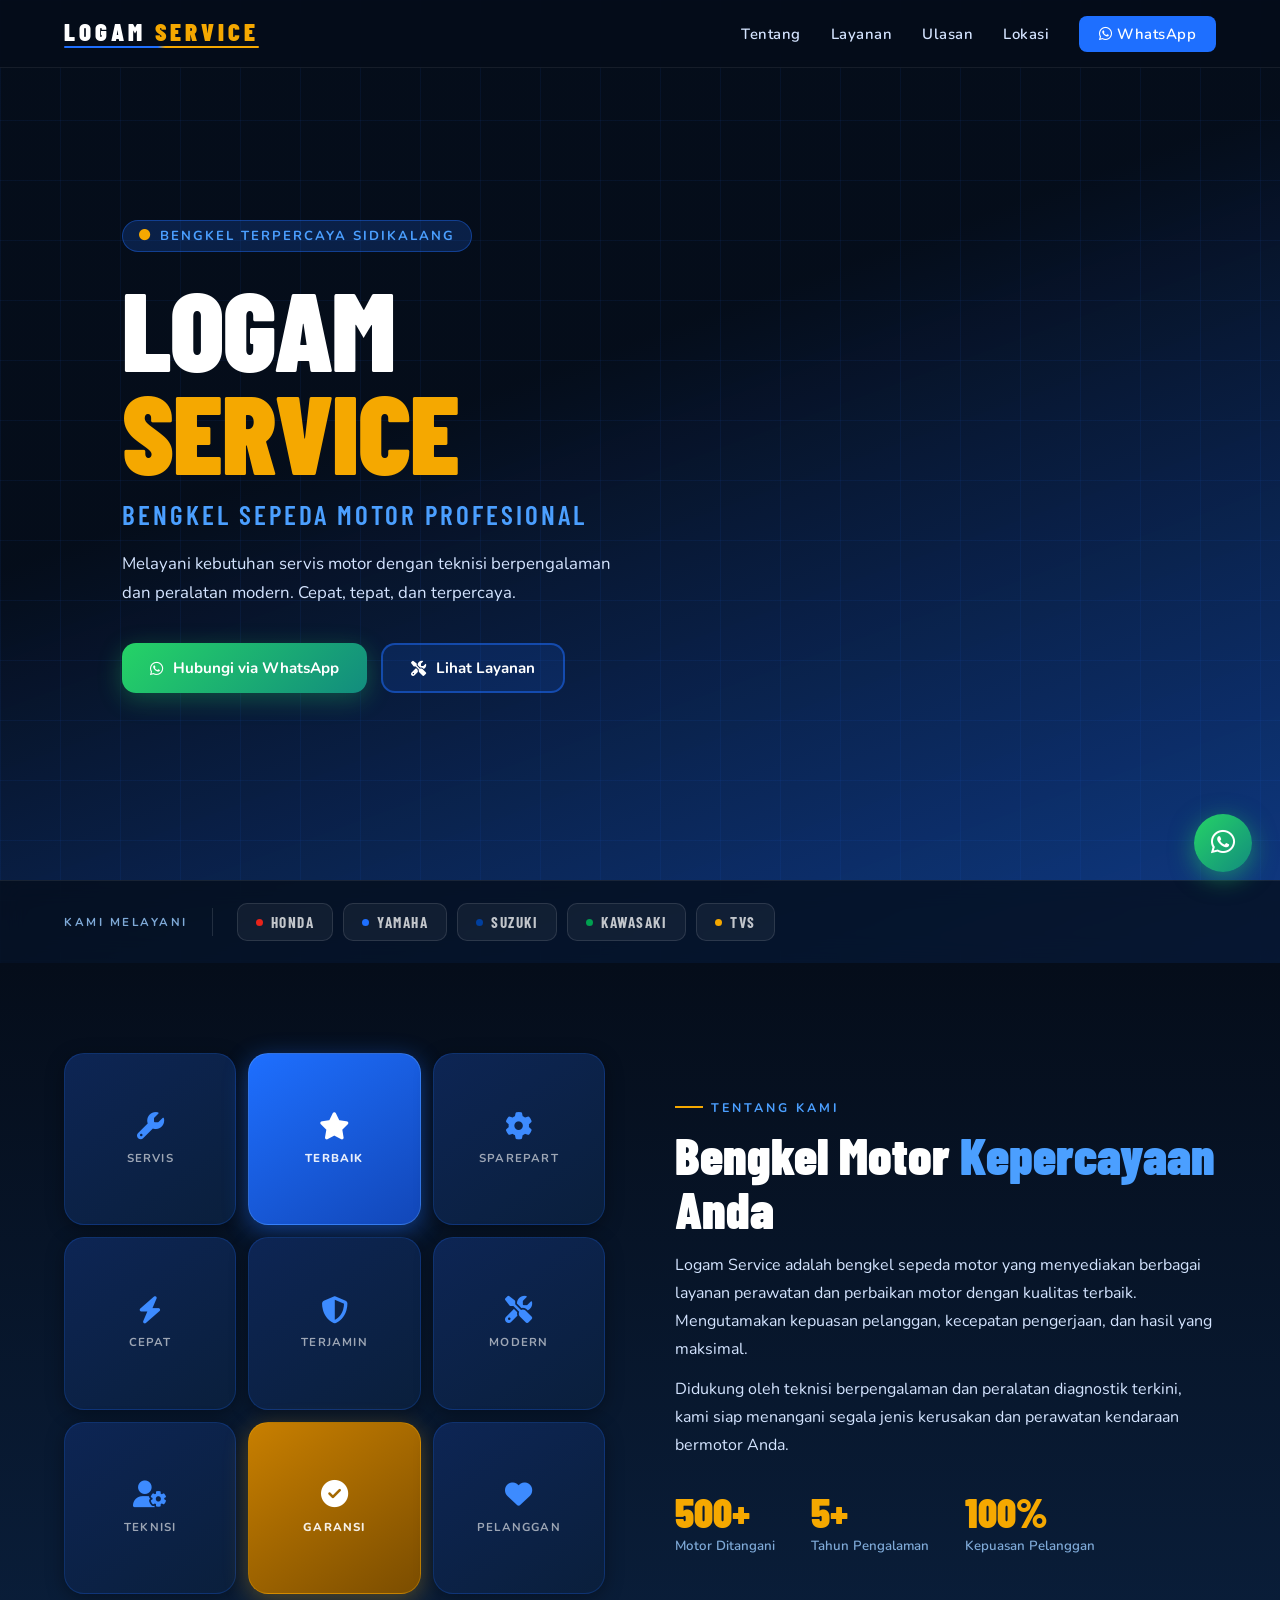
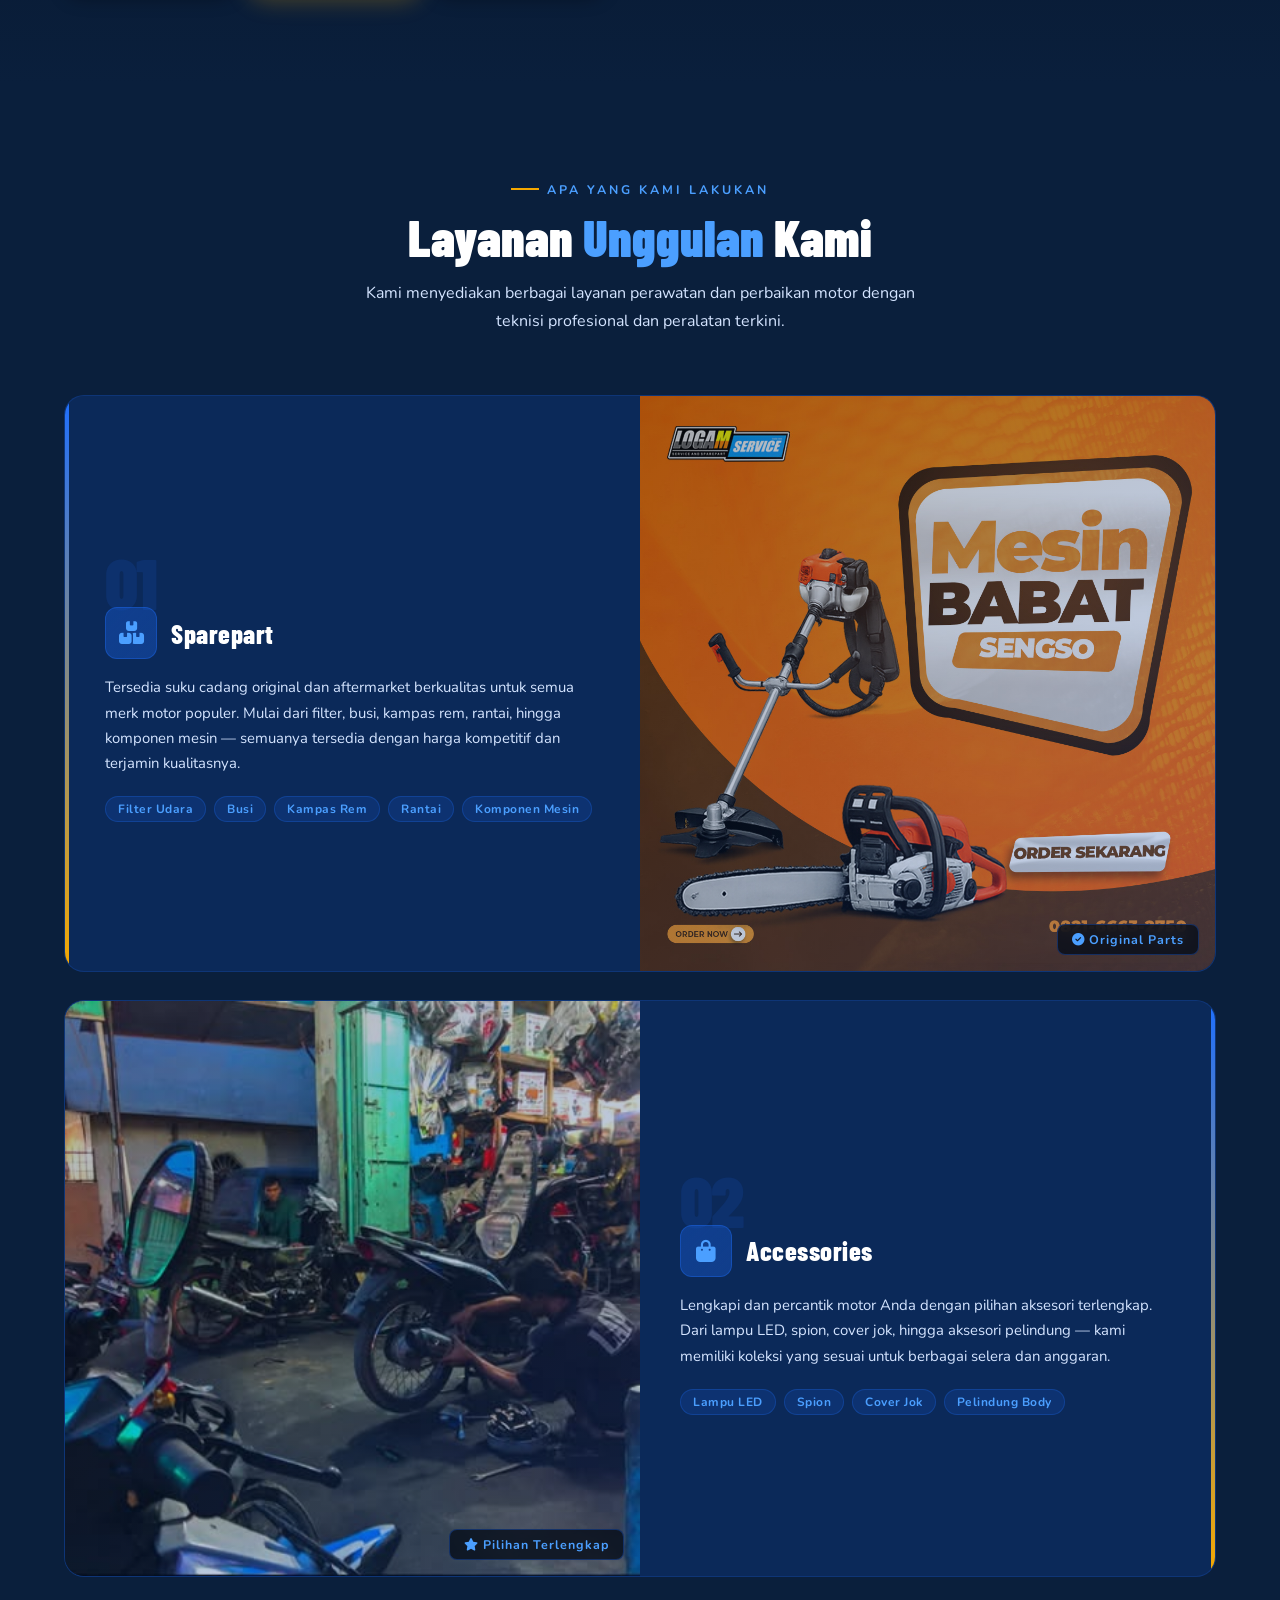
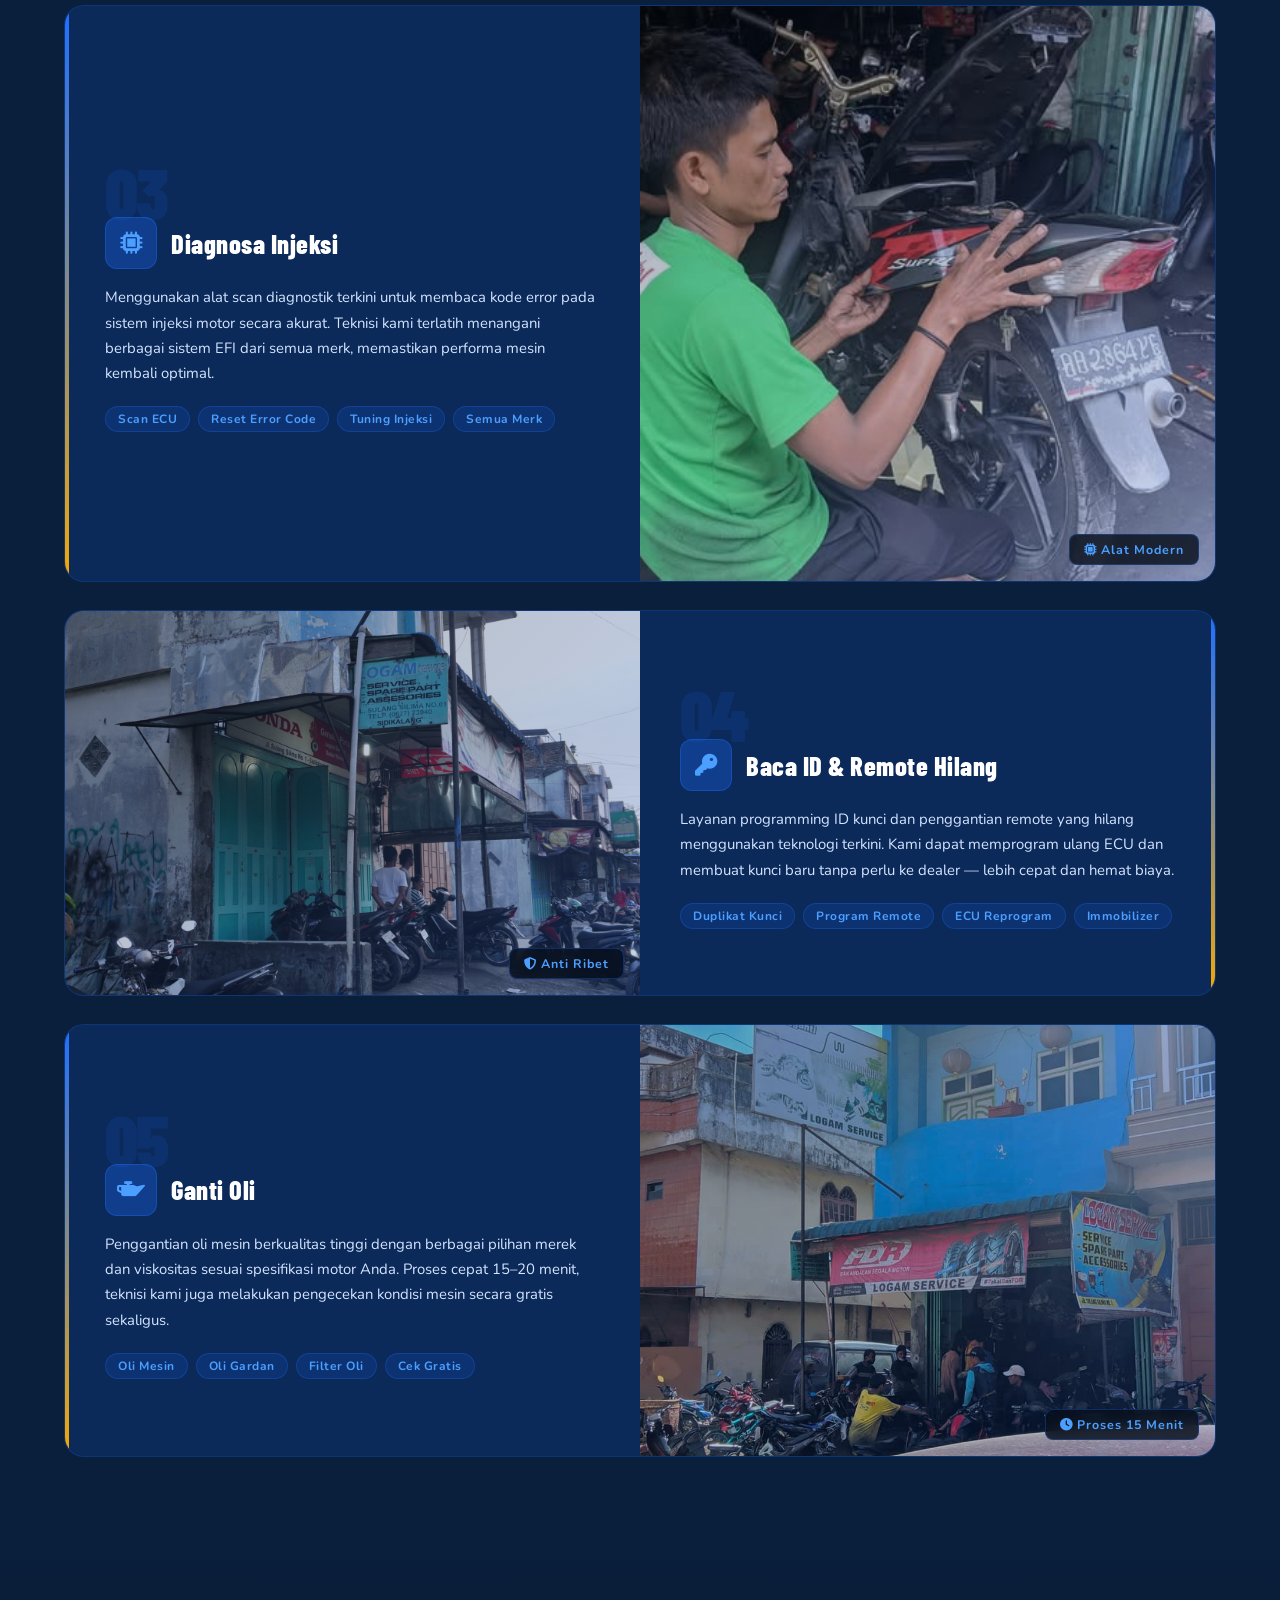
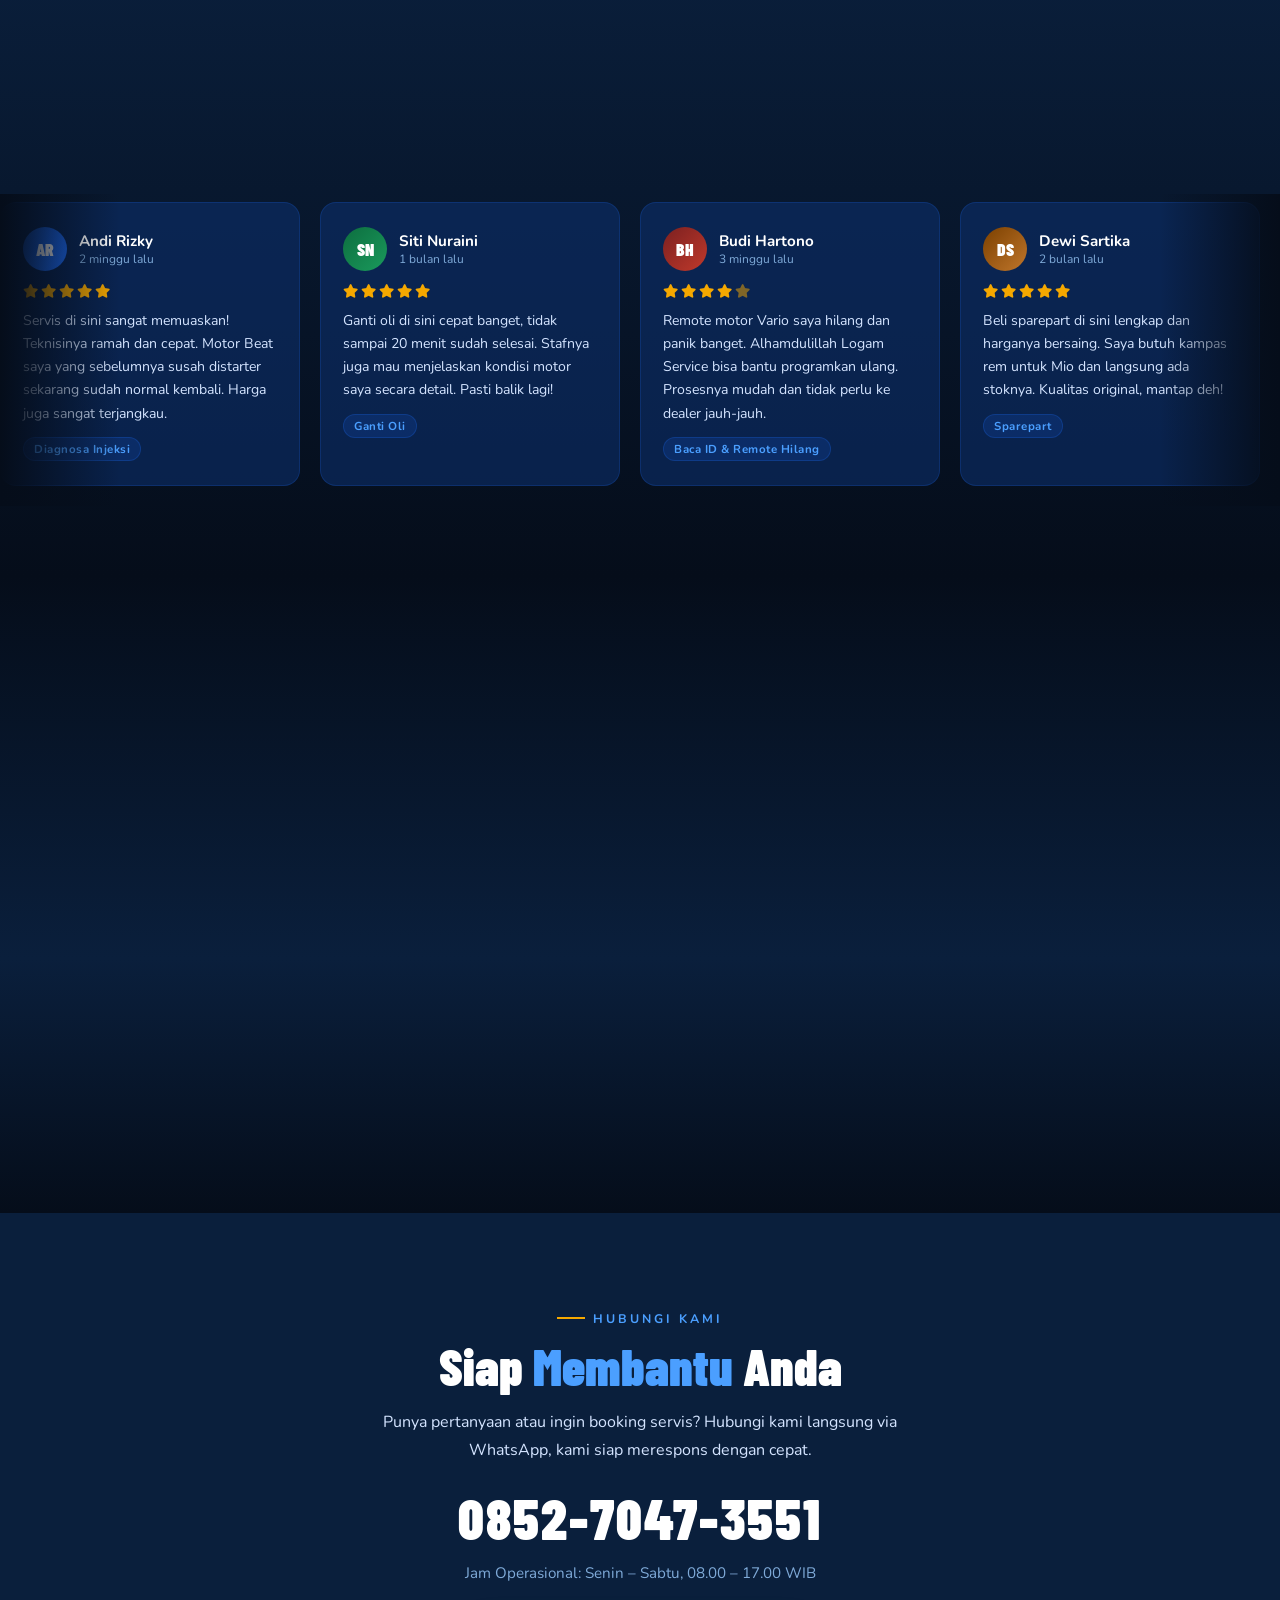
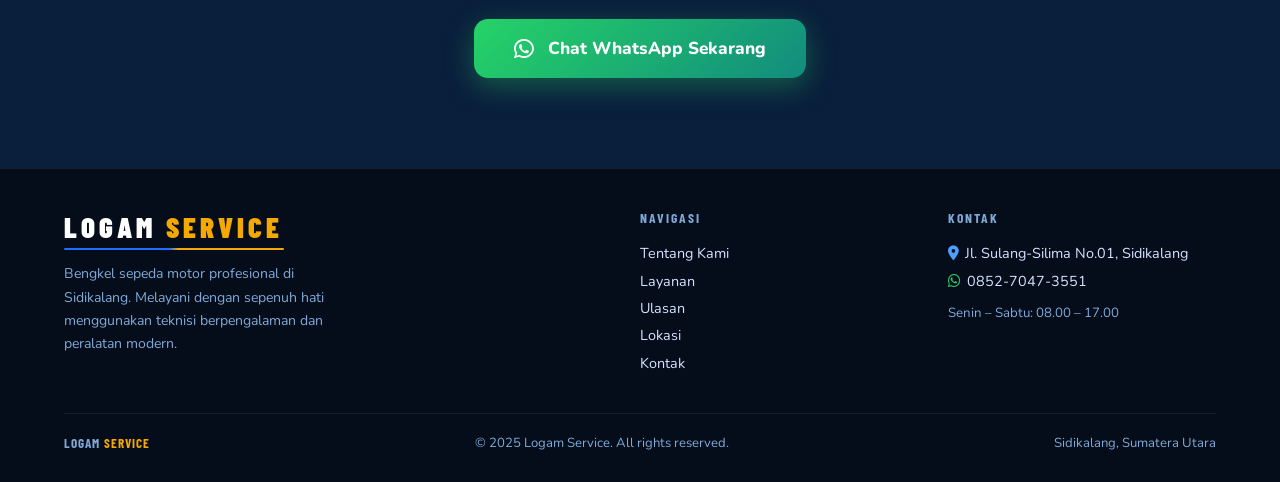
<file: index.html>
<!DOCTYPE html>
<html lang="id">
<head>
  <meta charset="UTF-8" />
  <meta name="viewport" content="width=device-width, initial-scale=1.0" />
  <title>Logam Service – Bengkel Sepeda Motor Profesional</title>
  <meta name="description" content="Logam Service – Bengkel sepeda motor profesional di Sidikalang. Melayani servis, ganti oli, diagnosa injeksi, dan lebih. Hubungi 0852-7047-3551." />
  <link rel="preconnect" href="https://fonts.googleapis.com" />
  <link href="https://fonts.googleapis.com/css2?family=Barlow+Condensed:wght@400;600;700;900&family=Nunito:wght@400;500;600;700&display=swap" rel="stylesheet" />
  <link rel="stylesheet" href="https://cdnjs.cloudflare.com/ajax/libs/font-awesome/6.5.0/css/all.min.css" />
  <link rel="stylesheet" href="style.css" />
</head>
<body>

<div id="loader">
  <div class="loader-icon-wrap">
    <div class="loader-ring"></div>
    <div class="loader-ring-spin"></div>
    <i class="fas fa-wrench loader-wrench"></i>
  </div>
  <div class="loader-brand">
    <div class="loader-brand-text">
      <span class="w1">LOGAM</span>
      <span class="w2">SERVICE</span>
    </div>
  </div>
  <div class="loader-bar"><div class="loader-fill"></div></div>
</div>

<a href="https://wa.me/6285270473551" class="float-wa" target="_blank" rel="noopener" aria-label="Chat WhatsApp">
  <i class="fab fa-whatsapp"></i>
</a>

<nav>
  <a href="#" class="nav-brand">
    <div class="nav-brand-words">
      <span style="color:var(--white)">LOGAM</span>
      <span>SERVICE</span>
    </div>
    <div class="nav-brand-underline"></div>
  </a>
  <ul class="nav-links">
    <li><a href="#tentang">Tentang</a></li>
    <li><a href="#layanan">Layanan</a></li>
    <li><a href="#ulasan">Ulasan</a></li>
    <li><a href="#lokasi">Lokasi</a></li>
    <li><a href="https://wa.me/6285270473551" class="nav-cta" target="_blank"><i class="fab fa-whatsapp"></i> WhatsApp</a></li>
  </ul>
  <button class="hamburger" id="hamburger"><i class="fas fa-bars"></i></button>
</nav>

<div class="mobile-menu" id="mobileMenu">
  <a href="#tentang"  onclick="closeMobile()">Tentang Kami</a>
  <a href="#layanan"  onclick="closeMobile()">Layanan</a>
  <a href="#ulasan"   onclick="closeMobile()">Ulasan</a>
  <a href="#lokasi"   onclick="closeMobile()">Lokasi</a>
  <a href="#kontak"   onclick="closeMobile()">Kontak</a>
  <a href="https://wa.me/6285270473551" target="_blank">WhatsApp</a>
</div>

<!-- ═══ HERO ═══ -->
<section id="hero">
  <div class="hero-bg"></div>
  <div class="hero-grid"></div>
  <div class="hero-content">
    <div class="hero-badge"><i class="fas fa-circle"></i> Bengkel Terpercaya Sidikalang</div>
    <h1>LOGAM<br /><span>SERVICE</span></h1>
    <p class="hero-sub">Bengkel Sepeda Motor Profesional</p>
    <p class="hero-desc">Melayani kebutuhan servis motor dengan teknisi berpengalaman dan peralatan modern. Cepat, tepat, dan terpercaya.</p>
    <div class="hero-btns">
      <a href="https://wa.me/6285270473551" class="btn-wa" target="_blank"><i class="fab fa-whatsapp"></i> Hubungi via WhatsApp</a>
      <a href="#layanan" class="btn-outline"><i class="fas fa-tools"></i> Lihat Layanan</a>
    </div>
  </div>

  <!-- BRAND LOGO SPACE -->
  <div class="hero-brand-section">
    <div class="hero-brand-inner">
      <span class="hero-brand-label">Kami Melayani</span>
      <div class="hero-brand-divider"></div>
      <div class="brand-logos-row">
        <div class="brand-logo-pill"><span class="bdot bdot-red"></span><span class="bname">HONDA</span></div>
        <div class="brand-logo-pill"><span class="bdot bdot-blue"></span><span class="bname">YAMAHA</span></div>
        <div class="brand-logo-pill"><span class="bdot bdot-navy"></span><span class="bname">SUZUKI</span></div>
        <div class="brand-logo-pill"><span class="bdot bdot-green"></span><span class="bname">KAWASAKI</span></div>
        <div class="brand-logo-pill"><span class="bdot bdot-orange"></span><span class="bname">TVS</span></div>
      </div>
    </div>
  </div>
</section>

<!-- ═══ TENTANG ═══ -->
<section id="tentang">
  <div class="tentang-inner">
    <div class="tentang-visual reveal">
      <div class="icon-tile-grid">

        <div class="icon-tile icon-tile-default">
          <i class="fas fa-wrench tile-icon"></i>
          <span class="tile-label">Servis</span>
        </div>
        <div class="icon-tile icon-tile-blue">
          <i class="fas fa-star tile-icon"></i>
          <span class="tile-label">Terbaik</span>
        </div>
        <div class="icon-tile icon-tile-default">
          <i class="fas fa-cog tile-icon"></i>
          <span class="tile-label">Sparepart</span>
        </div>

        <div class="icon-tile icon-tile-default">
          <i class="fas fa-bolt tile-icon"></i>
          <span class="tile-label">Cepat</span>
        </div>
        <div class="icon-tile icon-tile-default">
          <i class="fas fa-shield-alt tile-icon"></i>
          <span class="tile-label">Terjamin</span>
        </div>
        <div class="icon-tile icon-tile-default">
          <i class="fas fa-tools tile-icon"></i>
          <span class="tile-label">Modern</span>
        </div>

        <div class="icon-tile icon-tile-default">
          <i class="fas fa-user-cog tile-icon"></i>
          <span class="tile-label">Teknisi</span>
        </div>
        <div class="icon-tile icon-tile-gold">
          <i class="fas fa-check-circle tile-icon"></i>
          <span class="tile-label">Garansi</span>
        </div>
        <div class="icon-tile icon-tile-default">
          <i class="fas fa-heart tile-icon"></i>
          <span class="tile-label">Pelanggan</span>
        </div>

      </div>
    </div>
    <div class="tentang-text reveal">
      <div class="section-label">Tentang Kami</div>
      <h2 class="section-title">Bengkel Motor <span>Kepercayaan</span> Anda</h2>
      <p class="section-desc">Logam Service adalah bengkel sepeda motor yang menyediakan berbagai layanan perawatan dan perbaikan motor dengan kualitas terbaik. Mengutamakan kepuasan pelanggan, kecepatan pengerjaan, dan hasil yang maksimal.</p>
      <p class="section-desc" style="margin-top:12px">Didukung oleh teknisi berpengalaman dan peralatan diagnostik terkini, kami siap menangani segala jenis kerusakan dan perawatan kendaraan bermotor Anda.</p>
      <div class="stat-row">
        <div class="stat-box"><div class="stat-num">500+</div><div class="stat-lbl">Motor Ditangani</div></div>
        <div class="stat-box"><div class="stat-num">5+</div><div class="stat-lbl">Tahun Pengalaman</div></div>
        <div class="stat-box"><div class="stat-num">100%</div><div class="stat-lbl">Kepuasan Pelanggan</div></div>
      </div>
    </div>
  </div>
</section>

<!-- ═══ LAYANAN ═══ -->
<section id="layanan">
  <div class="layanan-header reveal">
    <div class="section-label">Apa yang Kami Lakukan</div>
    <h2 class="section-title">Layanan <span>Unggulan</span> Kami</h2>
    <p class="section-desc">Kami menyediakan berbagai layanan perawatan dan perbaikan motor dengan teknisi profesional dan peralatan terkini.</p>
  </div>

  <div class="service-list">

    <div class="svc-card reveal">
      <div class="svc-content">
        <div class="svc-number">01</div>
        <div class="svc-icon-row">
          <div class="svc-icon"><i class="fas fa-boxes"></i></div>
          <h3 class="svc-title">Sparepart</h3>
        </div>
        <p class="svc-desc">Tersedia suku cadang original dan aftermarket berkualitas untuk semua merk motor populer. Mulai dari filter, busi, kampas rem, rantai, hingga komponen mesin — semuanya tersedia dengan harga kompetitif dan terjamin kualitasnya.</p>
        <div class="svc-tags">
          <span class="svc-tag">Filter Udara</span><span class="svc-tag">Busi</span><span class="svc-tag">Kampas Rem</span><span class="svc-tag">Rantai</span><span class="svc-tag">Komponen Mesin</span>
        </div>
      </div>
      <div class="svc-image">
        <img src="images\MESIN BABAT.jpg.jpeg" alt="Sparepart Motor" loading="lazy" />
        <div class="svc-image-overlay"></div>
        <span class="svc-image-badge"><i class="fas fa-check-circle"></i> Original Parts</span>
      </div>
    </div>

    <div class="svc-card reverse reveal">
      <div class="svc-content">
        <div class="svc-number">02</div>
        <div class="svc-icon-row">
          <div class="svc-icon"><i class="fas fa-shopping-bag"></i></div>
          <h3 class="svc-title">Accessories</h3>
        </div>
        <p class="svc-desc">Lengkapi dan percantik motor Anda dengan pilihan aksesori terlengkap. Dari lampu LED, spion, cover jok, hingga aksesori pelindung — kami memiliki koleksi yang sesuai untuk berbagai selera dan anggaran.</p>
        <div class="svc-tags">
          <span class="svc-tag">Lampu LED</span><span class="svc-tag">Spion</span><span class="svc-tag">Cover Jok</span><span class="svc-tag">Pelindung Body</span>
        </div>
      </div>
      <div class="svc-image">
        <img src="images\acsesoris.jpeg" alt="Accessories Motor" loading="lazy" />
        <div class="svc-image-overlay"></div>
        <span class="svc-image-badge"><i class="fas fa-star"></i> Pilihan Terlengkap</span>
      </div>
    </div>

    <div class="svc-card reveal">
      <div class="svc-content">
        <div class="svc-number">03</div>
        <div class="svc-icon-row">
          <div class="svc-icon"><i class="fas fa-microchip"></i></div>
          <h3 class="svc-title">Diagnosa Injeksi</h3>
        </div>
        <p class="svc-desc">Menggunakan alat scan diagnostik terkini untuk membaca kode error pada sistem injeksi motor secara akurat. Teknisi kami terlatih menangani berbagai sistem EFI dari semua merk, memastikan performa mesin kembali optimal.</p>
        <div class="svc-tags">
          <span class="svc-tag">Scan ECU</span><span class="svc-tag">Reset Error Code</span><span class="svc-tag">Tuning Injeksi</span><span class="svc-tag">Semua Merk</span>
        </div>
      </div>
      <div class="svc-image">
        <img src="images/injeksi.jpeg" alt="Diagnosa Injeksi" loading="lazy" />
        <div class="svc-image-overlay"></div>
        <span class="svc-image-badge"><i class="fas fa-microchip"></i> Alat Modern</span>
      </div>
    </div>

    <div class="svc-card reverse reveal">
      <div class="svc-content">
        <div class="svc-number">04</div>
        <div class="svc-icon-row">
          <div class="svc-icon"><i class="fas fa-key"></i></div>
          <h3 class="svc-title">Baca ID & Remote Hilang</h3>
        </div>
        <p class="svc-desc">Layanan programming ID kunci dan penggantian remote yang hilang menggunakan teknologi terkini. Kami dapat memprogram ulang ECU dan membuat kunci baru tanpa perlu ke dealer — lebih cepat dan hemat biaya.</p>
        <div class="svc-tags">
          <span class="svc-tag">Duplikat Kunci</span><span class="svc-tag">Program Remote</span><span class="svc-tag">ECU Reprogram</span><span class="svc-tag">Immobilizer</span>
        </div>
      </div>
      <div class="svc-image">
        <img src="images/remote.jpeg" alt="Remote Kunci Motor" loading="lazy" />
        <div class="svc-image-overlay"></div>
        <span class="svc-image-badge"><i class="fas fa-shield-alt"></i> Anti Ribet</span>
      </div>
    </div>

    <div class="svc-card reveal">
      <div class="svc-content">
        <div class="svc-number">05</div>
        <div class="svc-icon-row">
          <div class="svc-icon"><i class="fas fa-oil-can"></i></div>
          <h3 class="svc-title">Ganti Oli</h3>
        </div>
        <p class="svc-desc">Penggantian oli mesin berkualitas tinggi dengan berbagai pilihan merek dan viskositas sesuai spesifikasi motor Anda. Proses cepat 15–20 menit, teknisi kami juga melakukan pengecekan kondisi mesin secara gratis sekaligus.</p>
        <div class="svc-tags">
          <span class="svc-tag">Oli Mesin</span><span class="svc-tag">Oli Gardan</span><span class="svc-tag">Filter Oli</span><span class="svc-tag">Cek Gratis</span>
        </div>
      </div>
      <div class="svc-image">
        <img src="images/gantioli.jpeg" alt="Ganti Oli Motor" loading="lazy" />
        <div class="svc-image-overlay"></div>
        <span class="svc-image-badge"><i class="fas fa-clock"></i> Proses 15 Menit</span>
      </div>
    </div>

  </div>
</section>

<!-- ═══ ULASAN ═══ -->
<section id="ulasan">
  <div class="ulasan-header reveal">
    <div class="section-label">Apa Kata Mereka</div>
    <h2 class="section-title">Ulasan <span>Pelanggan</span> Kami</h2>
    <p class="section-desc" style="margin:0 auto;text-align:center">Kepercayaan dan kepuasan pelanggan adalah kebanggaan terbesar kami.</p>
  </div>
  <div class="marquee-wrapper">
    <div class="marquee-track" id="marqueeTrack">

      <div class="review-card">
        <div class="review-top">
          <div class="review-avatar" style="background:linear-gradient(135deg,#1554c4,#1e6fff)">AR</div>
          <div><div class="review-name">Andi Rizky</div><div class="review-date">2 minggu lalu</div></div>
        </div>
        <div class="review-stars"><i class="fas fa-star"></i><i class="fas fa-star"></i><i class="fas fa-star"></i><i class="fas fa-star"></i><i class="fas fa-star"></i></div>
        <p class="review-text">Servis di sini sangat memuaskan! Teknisinya ramah dan cepat. Motor Beat saya yang sebelumnya susah distarter sekarang sudah normal kembali. Harga juga sangat terjangkau.</p>
        <span class="review-service-tag">Diagnosa Injeksi</span>
      </div>

      <div class="review-card">
        <div class="review-top">
          <div class="review-avatar" style="background:linear-gradient(135deg,#0d6e3f,#1a9a5c)">SN</div>
          <div><div class="review-name">Siti Nuraini</div><div class="review-date">1 bulan lalu</div></div>
        </div>
        <div class="review-stars"><i class="fas fa-star"></i><i class="fas fa-star"></i><i class="fas fa-star"></i><i class="fas fa-star"></i><i class="fas fa-star"></i></div>
        <p class="review-text">Ganti oli di sini cepat banget, tidak sampai 20 menit sudah selesai. Stafnya juga mau menjelaskan kondisi motor saya secara detail. Pasti balik lagi!</p>
        <span class="review-service-tag">Ganti Oli</span>
      </div>

      <div class="review-card">
        <div class="review-top">
          <div class="review-avatar" style="background:linear-gradient(135deg,#7b2020,#c0392b)">BH</div>
          <div><div class="review-name">Budi Hartono</div><div class="review-date">3 minggu lalu</div></div>
        </div>
        <div class="review-stars"><i class="fas fa-star"></i><i class="fas fa-star"></i><i class="fas fa-star"></i><i class="fas fa-star"></i><i class="fas fa-star half"></i></div>
        <p class="review-text">Remote motor Vario saya hilang dan panik banget. Alhamdulillah Logam Service bisa bantu programkan ulang. Prosesnya mudah dan tidak perlu ke dealer jauh-jauh.</p>
        <span class="review-service-tag">Baca ID & Remote Hilang</span>
      </div>

      <div class="review-card">
        <div class="review-top">
          <div class="review-avatar" style="background:linear-gradient(135deg,#7b4000,#c0762b)">DS</div>
          <div><div class="review-name">Dewi Sartika</div><div class="review-date">2 bulan lalu</div></div>
        </div>
        <div class="review-stars"><i class="fas fa-star"></i><i class="fas fa-star"></i><i class="fas fa-star"></i><i class="fas fa-star"></i><i class="fas fa-star"></i></div>
        <p class="review-text">Beli sparepart di sini lengkap dan harganya bersaing. Saya butuh kampas rem untuk Mio dan langsung ada stoknya. Kualitas original, mantap deh!</p>
        <span class="review-service-tag">Sparepart</span>
      </div>

      <div class="review-card">
        <div class="review-top">
          <div class="review-avatar" style="background:linear-gradient(135deg,#1a1a6e,#2e2eb8)">FP</div>
          <div><div class="review-name">Fajar Pratama</div><div class="review-date">1 minggu lalu</div></div>
        </div>
        <div class="review-stars"><i class="fas fa-star"></i><i class="fas fa-star"></i><i class="fas fa-star"></i><i class="fas fa-star"></i><i class="fas fa-star"></i></div>
        <p class="review-text">Pasang aksesori lampu LED di sini hasilnya rapi sekali. Teknisinya teliti dan tidak asal-asalan. Motor Ninja saya sekarang makin keren! Sangat rekomendasikan.</p>
        <span class="review-service-tag">Accessories</span>
      </div>

      <div class="review-card">
        <div class="review-top">
          <div class="review-avatar" style="background:linear-gradient(135deg,#1a6e3c,#27ae60)">RW</div>
          <div><div class="review-name">Rina Wahyuni</div><div class="review-date">5 hari lalu</div></div>
        </div>
        <div class="review-stars"><i class="fas fa-star"></i><i class="fas fa-star"></i><i class="fas fa-star"></i><i class="fas fa-star"></i><i class="fas fa-star"></i></div>
        <p class="review-text">Motor saya tiba-tiba mati di jalan dan dibawa ke sini. Teknisi langsung scan dan ketemu masalahnya. Dalam 1 jam langsung bisa dipakai lagi. Terima kasih!</p>
        <span class="review-service-tag">Diagnosa Injeksi</span>
      </div>

      <div class="review-card">
        <div class="review-top">
          <div class="review-avatar" style="background:linear-gradient(135deg,#4a1a6e,#8e44ad)">HA</div>
          <div><div class="review-name">Hendra Ardianto</div><div class="review-date">3 bulan lalu</div></div>
        </div>
        <div class="review-stars"><i class="fas fa-star"></i><i class="fas fa-star"></i><i class="fas fa-star"></i><i class="fas fa-star"></i><i class="fas fa-star half"></i></div>
        <p class="review-text">Sudah 3 tahun jadi pelanggan setia Logam Service. Selalu puas dengan hasilnya. Harga transparan, tidak ada biaya tersembunyi. Teknisinya jujur dan profesional.</p>
        <span class="review-service-tag">Ganti Oli</span>
      </div>

      <div class="review-card">
        <div class="review-top">
          <div class="review-avatar" style="background:linear-gradient(135deg,#6e1a1a,#c0392b)">NM</div>
          <div><div class="review-name">Nurul Mayang</div><div class="review-date">2 minggu lalu</div></div>
        </div>
        <div class="review-stars"><i class="fas fa-star"></i><i class="fas fa-star"></i><i class="fas fa-star"></i><i class="fas fa-star"></i><i class="fas fa-star"></i></div>
        <p class="review-text">Sparepart lengkap dan asli. Saya cari rantai khusus untuk motor tua saya dan ternyata ada! Pemiliknya ramah dan mau memberi saran sparepart yang sesuai.</p>
        <span class="review-service-tag">Sparepart</span>
      </div>

      <div class="review-card">
        <div class="review-top">
          <div class="review-avatar" style="background:linear-gradient(135deg,#1a4a6e,#2980b9)">YS</div>
          <div><div class="review-name">Yoga Saputra</div><div class="review-date">1 bulan lalu</div></div>
        </div>
        <div class="review-stars"><i class="fas fa-star"></i><i class="fas fa-star"></i><i class="fas fa-star"></i><i class="fas fa-star"></i><i class="fas fa-star"></i></div>
        <p class="review-text">Pasang cover jok dan spion baru di sini. Pengerjaannya rapi dan cepat. Harganya juga wajar banget. Tempat parkir luas dan nyaman untuk menunggu.</p>
        <span class="review-service-tag">Accessories</span>
      </div>

      <div class="review-card">
        <div class="review-top">
          <div class="review-avatar" style="background:linear-gradient(135deg,#2d6e1a,#27ae60)">LP</div>
          <div><div class="review-name">Lestari Puspita</div><div class="review-date">4 hari lalu</div></div>
        </div>
        <div class="review-stars"><i class="fas fa-star"></i><i class="fas fa-star"></i><i class="fas fa-star"></i><i class="fas fa-star"></i><i class="fas fa-star"></i></div>
        <p class="review-text">Baru pertama kali ke Logam Service dan langsung terkesan. Bersih, tertata, teknisinya profesional. Ganti oli plus cek kondisi mesin gratis. Pasti jadi pelanggan tetap!</p>
        <span class="review-service-tag">Ganti Oli</span>
      </div>

    </div>
  </div>
</section>

<!-- ═══ LOKASI ═══ -->
<section id="lokasi">
  <div class="lokasi-inner">
    <div class="lokasi-info reveal">
      <div class="section-label">Kunjungi Kami</div>
      <h2 class="section-title">Temukan <span>Lokasi</span> Kami</h2>
      <p class="section-desc">Kami berlokasi di pusat Sidikalang, mudah dijangkau dari berbagai penjuru kota.</p>

      <div class="info-row">
        <div class="info-icon"><i class="fas fa-map-marker-alt"></i></div>
        <div class="info-text">
          <strong>Alamat</strong>
          <span>Jl. Sulang-Silima No.01, Sidikalang, Kabupaten Dairi, Sumatera Utara</span>
        </div>
      </div>
      <div class="info-row">
        <div class="info-icon"><i class="fas fa-phone-alt"></i></div>
        <div class="info-text">
          <strong>Telepon / WhatsApp</strong>
          <span>0852-7047-3551</span>
        </div>
      </div>
      <div class="info-row">
        <div class="info-icon"><i class="fas fa-clock"></i></div>
        <div class="info-text">
          <strong>Jam Operasional</strong>
          <span>Senin – Sabtu: 08.00 – 17.00 WIB</span>
        </div>
      </div>

      <div class="maps-btns">
        <a href="https://maps.app.goo.gl/HGaTyfT7e6QxwuNP6?g_st=ic" target="_blank" class="btn-maps">
          <i class="fas fa-directions"></i> Buka di Google Maps
        </a>
        <a href="https://waze.com/ul?q=Jl.+Sulang-Silima+No.01+Sidikalang&navigate=yes" target="_blank" class="btn-maps-alt">
          <i class="fas fa-road"></i> Waze
        </a>
      </div>
    </div>

    <div class="map-container reveal">
      <iframe
        src="https://www.google.com/maps/embed?pb=!1m18!1m12!1m3!1d3985.2117196512977!2d98.3056864731!3d2.7535511554609533!2m3!1f0!2f0!3f0!3m2!1i1024!2i768!4f13.1!3m3!1m2!1s0x303047fdfdf18dd5%3A0xa98f3a5e930d4327!2sLogam%20Service!5e0!3m2!1sen!2sid!4v1776240636634!5m2!1sen!2sid" width="600" height="450" style="border:0;" allowfullscreen="" loading="lazy" referrerpolicy="no-referrer-when-downgrade"
        allowfullscreen loading="lazy" referrerpolicy="no-referrer-when-downgrade"
        title="Lokasi Logam Service Sidikalang"
      ></iframe>
      <a href="https://maps.app.goo.gl/HGaTyfT7e6QxwuNP6?g_st=ic"
         target="_blank" class="map-tap-overlay" aria-label="Buka di Google Maps">
        <div class="map-open-btn">
          <i class="fas fa-external-link-alt"></i> Ketuk untuk membuka Maps
        </div>
      </a>
    </div>
  </div>
</section>

<!-- ═══ KONTAK ═══ -->
<section id="kontak">
  <div class="kontak-box reveal">
    <div class="section-label">Hubungi Kami</div>
    <h2 class="section-title">Siap <span>Membantu</span> Anda</h2>
    <p class="section-desc" style="margin:0 auto 8px">Punya pertanyaan atau ingin booking servis? Hubungi kami langsung via WhatsApp, kami siap merespons dengan cepat.</p>
    <div class="kontak-phone">0852-7047-3551</div>
    <p class="kontak-note">Jam Operasional: Senin – Sabtu, 08.00 – 17.00 WIB</p>
    <a href="https://wa.me/6285270473551" class="btn-wa-big" target="_blank">
      <i class="fab fa-whatsapp"></i> Chat WhatsApp Sekarang
    </a>
  </div>
</section>

<!-- ═══ FOOTER ═══ -->
<footer>
  <div class="footer-inner">
    <div>
      <div class="footer-brand">
        <div class="footer-brand-words">
          <span style="color:var(--white)">LOGAM</span>
          <span>SERVICE</span>
        </div>
        <div class="footer-brand-line"></div>
      </div>
      <p class="footer-tagline">Bengkel sepeda motor profesional di Sidikalang. Melayani dengan sepenuh hati menggunakan teknisi berpengalaman dan peralatan modern.</p>
    </div>
    <div class="footer-col">
      <h4>Navigasi</h4>
      <a href="#tentang">Tentang Kami</a>
      <a href="#layanan">Layanan</a>
      <a href="#ulasan">Ulasan</a>
      <a href="#lokasi">Lokasi</a>
      <a href="#kontak">Kontak</a>
    </div>
    <div class="footer-col">
      <h4>Kontak</h4>
      <p><i class="fas fa-map-marker-alt" style="color:var(--blue-light);margin-right:6px"></i>Jl. Sulang-Silima No.01, Sidikalang</p>
      <a href="https://wa.me/6285270473551"><i class="fab fa-whatsapp" style="color:#25d366;margin-right:6px"></i>0852-7047-3551</a>
      <p style="margin-top:6px;font-size:.83rem;color:var(--text-muted)">Senin – Sabtu: 08.00 – 17.00</p>
    </div>
  </div>
  <div class="footer-bottom">
    <div class="footer-bottom-brand">LOGAM<span>&nbsp;SERVICE</span></div>
    <div>&copy; 2025 Logam Service. All rights reserved.</div>
    <div>Sidikalang, Sumatera Utara</div>
  </div>
</footer>
<script src="script.js"></script>
</body>
</html>
</file>
<file: style.css>
:root {
      --blue-darkest:#050d1a; --blue-dark:#0a1f3c; --blue-mid:#0d3272;
      --blue-core:#1554c4; --blue-vivid:#1e6fff; --blue-light:#4b9fff;
      --blue-pale:#d0e8ff; --accent:#f5a800; --white:#ffffff;
      --text-body:#d4e4ff; --text-muted:#7faad8;
      --card-bg:rgba(13,50,114,0.55); --radius:14px;
      --trans:0.35s cubic-bezier(.4,0,.2,1);
    }
    *,*::before,*::after{box-sizing:border-box;margin:0;padding:0}
    html{scroll-behavior:smooth}
    body{font-family:'Nunito',sans-serif;background:var(--blue-darkest);color:var(--white);overflow-x:hidden}

    /* LOADER */
    #loader{position:fixed;inset:0;z-index:9999;background:var(--blue-darkest);display:flex;flex-direction:column;align-items:center;justify-content:center;gap:24px;transition:opacity .6s ease,visibility .6s ease}
    #loader.hidden{opacity:0;visibility:hidden;pointer-events:none}

    /* wrench SVG animation */
    .loader-icon-wrap{position:relative;width:90px;height:90px;display:flex;align-items:center;justify-content:center}
    .loader-ring{position:absolute;inset:0;border-radius:50%;border:2px solid rgba(30,111,255,.15)}
    .loader-ring-spin{position:absolute;inset:0;border-radius:50%;border:2px solid transparent;border-top-color:var(--blue-vivid);border-right-color:var(--accent);animation:spin 1.2s linear infinite}
    @keyframes spin{to{transform:rotate(360deg)}}
    .loader-wrench{font-size:2.2rem;color:var(--white);animation:wrenchRock .9s ease-in-out infinite alternate}
    @keyframes wrenchRock{from{transform:rotate(-25deg) scale(.95)}to{transform:rotate(20deg) scale(1.05)}}

    /* loader brand — matches image 2 style */
    .loader-brand{display:flex;flex-direction:column;align-items:center;gap:6px}
    .loader-brand-text{font-family:'Barlow Condensed',sans-serif;font-size:2.2rem;font-weight:900;letter-spacing:6px;display:flex;gap:12px}
    .loader-brand-text .w1{color:var(--white)}
    .loader-brand-text .w2{color:var(--accent)}
    .loader-brand-line{width:200px;height:2px;background:linear-gradient(90deg,var(--blue-vivid) 0%,var(--blue-vivid) 48%,var(--accent) 52%,var(--accent) 100%);border-radius:2px;animation:lineGrow 1s ease forwards;transform-origin:left}
    @keyframes lineGrow{from{transform:scaleX(0);opacity:0}to{transform:scaleX(1);opacity:1}}

    .loader-bar{width:200px;height:2px;background:rgba(255,255,255,.1);border-radius:99px;overflow:hidden;margin-top:4px}
    .loader-fill{height:100%;background:linear-gradient(90deg,var(--blue-vivid),var(--accent));border-radius:99px;animation:load 1.6s ease forwards}
    @keyframes load{from{width:0}to{width:100%}}

    /* NAV */
    nav{position:fixed;top:0;left:0;right:0;z-index:900;padding:0 5%;display:flex;align-items:center;justify-content:space-between;height:68px;background:rgba(5,13,26,.9);backdrop-filter:blur(16px);border-bottom:1px solid rgba(255,255,255,.07)}
    .nav-brand{font-family:'Barlow Condensed',sans-serif;font-size:1.55rem;font-weight:900;letter-spacing:4px;color:var(--white);text-decoration:none;display:flex;flex-direction:column;align-items:flex-start;gap:2px;line-height:1}
    .nav-brand-words{display:flex;align-items:baseline;gap:9px}
    .nav-brand span{color:var(--accent)}
    .nav-brand-underline{width:100%;height:2px;background:linear-gradient(90deg,var(--blue-vivid) 0%,var(--blue-vivid) 48%,var(--accent) 52%,var(--accent) 100%);border-radius:2px}
    .nav-links{display:flex;gap:30px;list-style:none}
    .nav-links a{color:var(--text-body);text-decoration:none;font-weight:600;font-size:.93rem;letter-spacing:.5px;transition:color var(--trans);position:relative}
    .nav-links a::after{content:'';position:absolute;bottom:-4px;left:0;right:0;height:2px;background:var(--accent);transform:scaleX(0);transform-origin:left;transition:transform var(--trans)}
    .nav-links a:hover{color:var(--white)}
    .nav-links a:hover::after{transform:scaleX(1)}
    .nav-cta{background:var(--blue-vivid)!important;color:var(--white)!important;padding:8px 20px;border-radius:8px}
    .nav-cta:hover{background:var(--blue-light)!important}
    .nav-cta::after{display:none!important}
    .hamburger{display:none;background:none;border:none;color:var(--white);font-size:1.4rem;cursor:pointer}
    .mobile-menu{display:none;position:fixed;inset:68px 0 0 0;z-index:800;background:rgba(5,13,26,.97);flex-direction:column;align-items:center;justify-content:center;gap:32px}
    .mobile-menu.open{display:flex}
    .mobile-menu a{color:var(--white);text-decoration:none;font-size:1.4rem;font-weight:700;font-family:'Barlow Condensed',sans-serif;letter-spacing:2px;transition:color var(--trans)}
    .mobile-menu a:hover{color:var(--accent)}

    /* HERO */
    #hero{min-height:100vh;position:relative;display:flex;align-items:center;overflow:hidden}
    .hero-bg{position:absolute;inset:0;background:linear-gradient(160deg,rgba(5,13,26,.93) 40%,rgba(21,84,196,.65) 100%),url('https://images.unsplash.com/photo-1558618666-fcd25c85cd64?w=1600&auto=format&fit=crop') center/cover no-repeat}
    .hero-grid{position:absolute;inset:0;background-image:linear-gradient(rgba(30,111,255,.07) 1px,transparent 1px),linear-gradient(90deg,rgba(30,111,255,.07) 1px,transparent 1px);background-size:60px 60px}
    .hero-content{position:relative;z-index:2;max-width:760px;padding:130px 5% 180px;animation:fadeUp .9s ease forwards}
    .hero-badge{display:inline-flex;align-items:center;gap:8px;background:rgba(30,111,255,.2);border:1px solid rgba(30,111,255,.4);padding:6px 16px;border-radius:99px;font-size:.82rem;font-weight:700;letter-spacing:2px;text-transform:uppercase;color:var(--blue-light);margin-bottom:24px}
    .hero-badge i{font-size:.7rem;color:var(--accent)}
    h1{font-family:'Barlow Condensed',sans-serif;font-size:clamp(3.5rem,9vw,7rem);font-weight:900;line-height:.92;letter-spacing:-1px;margin-bottom:16px}
    h1 span{color:var(--accent)}
    .hero-sub{font-family:'Barlow Condensed',sans-serif;font-size:clamp(1.2rem,3vw,1.7rem);font-weight:600;color:var(--blue-light);letter-spacing:3px;text-transform:uppercase;margin-bottom:20px}
    .hero-desc{font-size:1.05rem;color:var(--text-body);line-height:1.7;max-width:520px;margin-bottom:36px}
    .hero-btns{display:flex;gap:14px;flex-wrap:wrap;margin-bottom:0}
    .btn-wa{display:inline-flex;align-items:center;gap:10px;background:linear-gradient(135deg,#25d366,#128c7e);color:var(--white);padding:15px 28px;border-radius:var(--radius);font-weight:700;font-size:.95rem;text-decoration:none;transition:transform var(--trans),box-shadow var(--trans);box-shadow:0 6px 24px rgba(37,211,102,.3)}
    .btn-wa:hover{transform:translateY(-3px);box-shadow:0 10px 30px rgba(37,211,102,.45)}
    .btn-outline{display:inline-flex;align-items:center;gap:10px;background:rgba(30,111,255,.15);border:2px solid rgba(30,111,255,.5);color:var(--white);padding:13px 28px;border-radius:var(--radius);font-weight:700;font-size:.95rem;text-decoration:none;transition:background var(--trans),border-color var(--trans),transform var(--trans)}
    .btn-outline:hover{background:rgba(30,111,255,.3);border-color:var(--blue-vivid);transform:translateY(-3px)}

    /* BRAND STRIP */
    .hero-brand-section{position:absolute;bottom:0;left:0;right:0;z-index:2;padding:22px 5%;background:rgba(5,13,26,.78);backdrop-filter:blur(12px);border-top:1px solid rgba(255,255,255,.08)}
    .hero-brand-inner{display:flex;align-items:center;gap:24px;flex-wrap:wrap}
    .hero-brand-label{font-size:.72rem;font-weight:700;letter-spacing:2.5px;color:var(--text-muted);text-transform:uppercase;white-space:nowrap}
    .hero-brand-divider{width:1px;height:28px;background:rgba(255,255,255,.12);flex-shrink:0}
    .brand-logos-row{display:flex;align-items:center;gap:10px;flex-wrap:wrap}
    .brand-logo-pill{display:flex;align-items:center;gap:8px;background:rgba(255,255,255,.05);border:1px solid rgba(255,255,255,.11);padding:9px 18px;border-radius:10px;transition:background var(--trans),border-color var(--trans),transform var(--trans);cursor:default}
    .brand-logo-pill:hover{background:rgba(30,111,255,.2);border-color:rgba(30,111,255,.4);transform:translateY(-2px)}
    .bname{font-family:'Barlow Condensed',sans-serif;font-size:.95rem;font-weight:700;letter-spacing:1.5px;color:rgba(255,255,255,.75)}
    .bdot{width:7px;height:7px;border-radius:50%;flex-shrink:0}
    .bdot-red{background:#e8231a}.bdot-blue{background:#1e6fff}.bdot-navy{background:#003f9e}.bdot-green{background:#00a050}.bdot-orange{background:#f5a800}

    /* SECTIONS */
    section{padding:90px 5%}
    .section-label{display:inline-flex;align-items:center;gap:8px;color:var(--blue-light);font-size:.78rem;font-weight:700;letter-spacing:3px;text-transform:uppercase;margin-bottom:12px}
    .section-label::before{content:'';display:block;width:28px;height:2px;background:var(--accent)}
    .section-title{font-family:'Barlow Condensed',sans-serif;font-size:clamp(2rem,5vw,3.2rem);font-weight:900;line-height:1.05;margin-bottom:16px}
    .section-title span{color:var(--blue-light)}
    .section-desc{color:var(--text-body);font-size:1rem;line-height:1.75;max-width:560px}

    /* TENTANG */
    #tentang{background:linear-gradient(180deg,var(--blue-darkest) 0%,var(--blue-dark) 100%)}
    .tentang-inner{display:grid;grid-template-columns:1fr 1fr;gap:70px;align-items:center}
    .tentang-visual{display:flex;align-items:center;justify-content:center}

    /* NEW icon tile grid */
    .icon-tile-grid{display:grid;grid-template-columns:repeat(3,1fr);gap:12px;width:100%}
    .icon-tile{
      aspect-ratio:1;
      border-radius:20px;
      display:flex;flex-direction:column;align-items:center;justify-content:center;gap:10px;
      cursor:default;
      position:relative;overflow:hidden;
      transition:transform .3s ease, box-shadow .3s ease;
    }
    .icon-tile::before{
      content:'';position:absolute;inset:0;border-radius:20px;
      background:rgba(255,255,255,0);
      transition:background .3s ease;
    }
    .icon-tile:hover{transform:translateY(-4px) scale(1.04);box-shadow:0 16px 40px rgba(0,0,0,.5)}
    .icon-tile:hover::before{background:rgba(255,255,255,.06)}

    /* default tile */
    .icon-tile-default{
      background:linear-gradient(145deg,#0d2554 0%,#0a1f3c 100%);
      border:1px solid rgba(30,111,255,.22);
      box-shadow:0 4px 18px rgba(0,0,0,.35);
    }
    .icon-tile-default .tile-icon{font-size:1.7rem;color:#3d8bff}
    .icon-tile-default .tile-label{font-size:.72rem;font-weight:700;letter-spacing:1.2px;color:rgba(255,255,255,.6);text-transform:uppercase}

    /* accent blue tile */
    .icon-tile-blue{
      background:linear-gradient(145deg,#1e6fff 0%,#1247b8 100%);
      border:1px solid rgba(100,170,255,.35);
      box-shadow:0 6px 24px rgba(30,111,255,.45);
    }
    .icon-tile-blue .tile-icon{font-size:1.7rem;color:#fff}
    .icon-tile-blue .tile-label{font-size:.72rem;font-weight:800;letter-spacing:1.2px;color:rgba(255,255,255,.9);text-transform:uppercase}

    /* accent gold tile */
    .icon-tile-gold{
      background:linear-gradient(145deg,#c87f00 0%,#7b4d00 100%);
      border:1px solid rgba(245,168,0,.35);
      box-shadow:0 6px 24px rgba(245,168,0,.3);
    }
    .icon-tile-gold .tile-icon{font-size:1.7rem;color:#fff}
    .icon-tile-gold .tile-label{font-size:.72rem;font-weight:800;letter-spacing:1.2px;color:rgba(255,255,255,.9);text-transform:uppercase}

    .tentang-text .section-desc{margin-bottom:12px}
    .stat-row{display:flex;gap:36px;flex-wrap:wrap;margin-top:32px}
    .stat-num{font-family:'Barlow Condensed',sans-serif;font-size:2.6rem;font-weight:900;color:var(--accent);line-height:1}
    .stat-lbl{font-size:.83rem;color:var(--text-muted);font-weight:600;margin-top:4px}

    /* LAYANAN REDESIGN */
    #layanan{background:var(--blue-dark)}
    .layanan-header{text-align:center;margin-bottom:60px}
    .layanan-header .section-label{justify-content:center}
    .layanan-header .section-desc{margin:0 auto;text-align:center}
    .service-list{display:flex;flex-direction:column;gap:28px}
    .svc-card{display:grid;grid-template-columns:1fr 1fr;gap:0;border-radius:20px;overflow:hidden;border:1px solid rgba(30,111,255,.18);background:var(--card-bg);transition:transform var(--trans),box-shadow var(--trans),border-color var(--trans)}
    .svc-card:hover{transform:translateY(-5px);box-shadow:0 24px 60px rgba(0,0,0,.45);border-color:rgba(30,111,255,.42)}
    .svc-card.reverse{direction:rtl}
    .svc-card.reverse>*{direction:ltr}
    .svc-content{padding:44px 40px;display:flex;flex-direction:column;justify-content:center;position:relative}
    .svc-content::before{content:'';position:absolute;top:0;left:0;width:4px;height:100%;background:linear-gradient(180deg,var(--blue-vivid),var(--accent));border-radius:4px 0 0 4px}
    .svc-card.reverse .svc-content::before{left:auto;right:0;border-radius:0 4px 4px 0}
    .svc-number{font-family:'Barlow Condensed',sans-serif;font-size:4.5rem;font-weight:900;color:rgba(30,111,255,.12);line-height:1;margin-bottom:-10px;letter-spacing:-2px}
    .svc-icon-row{display:flex;align-items:center;gap:14px;margin-bottom:16px}
    .svc-icon{width:52px;height:52px;background:linear-gradient(135deg,rgba(21,84,196,.5),rgba(30,111,255,.3));border:1px solid rgba(30,111,255,.35);border-radius:12px;display:flex;align-items:center;justify-content:center;font-size:1.4rem;color:var(--blue-light);transition:background var(--trans);flex-shrink:0}
    .svc-card:hover .svc-icon{background:linear-gradient(135deg,var(--blue-core),var(--blue-vivid));color:var(--white)}
    .svc-title{font-family:'Barlow Condensed',sans-serif;font-size:1.65rem;font-weight:800;letter-spacing:.5px}
    .svc-desc{color:var(--text-body);font-size:.93rem;line-height:1.7;margin-bottom:20px}
    .svc-tags{display:flex;gap:8px;flex-wrap:wrap}
    .svc-tag{background:rgba(30,111,255,.15);border:1px solid rgba(30,111,255,.25);color:var(--blue-light);font-size:.75rem;font-weight:700;padding:4px 12px;border-radius:99px;letter-spacing:.5px}
    .svc-image{position:relative;overflow:hidden;min-height:280px}
    .svc-image img{width:100%;height:100%;object-fit:cover;transition:transform .6s ease;display:block}
    .svc-card:hover .svc-image img{transform:scale(1.06)}
    .svc-image-overlay{position:absolute;inset:0;background:linear-gradient(135deg,rgba(5,13,26,.3),rgba(21,84,196,.25))}
    .svc-image-badge{position:absolute;bottom:16px;right:16px;background:rgba(5,13,26,.8);backdrop-filter:blur(8px);border:1px solid rgba(30,111,255,.3);padding:6px 14px;border-radius:8px;font-size:.78rem;font-weight:700;color:var(--blue-light);letter-spacing:1px}

    /* ULASAN MARQUEE */
    #ulasan{background:linear-gradient(180deg,var(--blue-dark) 0%,var(--blue-darkest) 100%);padding:70px 0;overflow:hidden}
    .ulasan-header{text-align:center;padding:0 5%;margin-bottom:44px}
    .ulasan-header .section-label{justify-content:center}
    .marquee-wrapper{overflow:hidden;position:relative}
    .marquee-wrapper::before,.marquee-wrapper::after{content:'';position:absolute;top:0;bottom:0;z-index:2;width:120px;pointer-events:none}
    .marquee-wrapper::before{left:0;background:linear-gradient(90deg,var(--blue-darkest) 0%,transparent 100%)}
    .marquee-wrapper::after{right:0;background:linear-gradient(270deg,var(--blue-darkest) 0%,transparent 100%)}
    .marquee-track{display:flex;gap:20px;width:max-content;animation:marquee 42s linear infinite;padding:8px 0 20px}
    .marquee-track:hover{animation-play-state:paused}
    @keyframes marquee{from{transform:translateX(0)}to{transform:translateX(-50%)}}
    .review-card{flex-shrink:0;width:300px;background:var(--card-bg);border:1px solid rgba(30,111,255,.18);border-radius:16px;padding:24px 22px;transition:border-color var(--trans),transform var(--trans)}
    .review-card:hover{border-color:rgba(30,111,255,.45);transform:translateY(-4px)}
    .review-top{display:flex;align-items:center;gap:12px;margin-bottom:14px}
    .review-avatar{width:44px;height:44px;border-radius:50%;display:flex;align-items:center;justify-content:center;font-family:'Barlow Condensed',sans-serif;font-size:1.1rem;font-weight:900;flex-shrink:0}
    .review-name{font-weight:700;font-size:.95rem}
    .review-date{font-size:.75rem;color:var(--text-muted)}
    .review-stars{display:flex;gap:3px;margin-bottom:10px}
    .review-stars i{color:var(--accent);font-size:.85rem}
    .review-stars i.half{opacity:.5}
    .review-text{color:var(--text-body);font-size:.88rem;line-height:1.65}
    .review-service-tag{margin-top:12px;display:inline-block;background:rgba(30,111,255,.15);border:1px solid rgba(30,111,255,.22);color:var(--blue-light);font-size:.72rem;font-weight:700;padding:3px 10px;border-radius:99px;letter-spacing:.5px}

    /* LOKASI */
    #lokasi{background:linear-gradient(180deg,var(--blue-darkest) 0%,var(--blue-dark) 60%,var(--blue-darkest) 100%)}
    .lokasi-inner{display:grid;grid-template-columns:1fr 1.5fr;gap:56px;align-items:start}
    .lokasi-info .section-desc{margin-bottom:28px}
    .info-row{display:flex;align-items:flex-start;gap:14px;margin-bottom:22px}
    .info-icon{width:44px;height:44px;flex-shrink:0;background:rgba(21,84,196,.3);border:1px solid rgba(30,111,255,.3);border-radius:10px;display:flex;align-items:center;justify-content:center;color:var(--blue-light);font-size:1.1rem}
    .info-text strong{display:block;font-size:.8rem;letter-spacing:2px;text-transform:uppercase;color:var(--text-muted);margin-bottom:4px}
    .info-text span{font-size:.97rem;color:var(--white);font-weight:600}
    .maps-btns{display:flex;gap:12px;flex-wrap:wrap;margin-top:8px}
    .btn-maps{display:inline-flex;align-items:center;gap:10px;background:linear-gradient(135deg,var(--blue-core),var(--blue-vivid));color:var(--white);padding:14px 26px;border-radius:var(--radius);font-weight:700;font-size:.92rem;text-decoration:none;transition:transform var(--trans),box-shadow var(--trans);box-shadow:0 6px 20px rgba(21,84,196,.4)}
    .btn-maps:hover{transform:translateY(-3px);box-shadow:0 12px 28px rgba(21,84,196,.55)}
    .btn-maps-alt{display:inline-flex;align-items:center;gap:10px;background:rgba(255,255,255,.07);border:1px solid rgba(255,255,255,.15);color:var(--white);padding:13px 22px;border-radius:var(--radius);font-weight:700;font-size:.92rem;text-decoration:none;transition:background var(--trans),transform var(--trans)}
    .btn-maps-alt:hover{background:rgba(255,255,255,.14);transform:translateY(-3px)}
    .map-container{border-radius:var(--radius);overflow:hidden;border:2px solid rgba(30,111,255,.25);box-shadow:0 20px 50px rgba(0,0,0,.4);height:400px;position:relative;cursor:pointer}
    .map-container iframe{width:100%;height:100%;border:none;display:block}
    .map-tap-overlay{position:absolute;inset:0;z-index:3;display:flex;align-items:flex-end;justify-content:center;padding-bottom:20px;background:transparent;text-decoration:none}
    .map-open-btn{background:rgba(5,13,26,.85);backdrop-filter:blur(10px);border:1px solid rgba(30,111,255,.35);color:var(--white);padding:10px 22px;border-radius:10px;font-weight:700;font-size:.88rem;display:flex;align-items:center;gap:8px;transition:background var(--trans)}
    .map-open-btn:hover{background:rgba(21,84,196,.7)}

    /* KONTAK */
    #kontak{background:var(--blue-dark);text-align:center}
    .kontak-box{max-width:560px;margin:0 auto}
    .kontak-box .section-label{justify-content:center}
    .kontak-phone{font-family:'Barlow Condensed',sans-serif;font-size:clamp(2rem,6vw,3.5rem);font-weight:900;margin:20px 0 12px;letter-spacing:2px}
    .kontak-note{color:var(--text-muted);font-size:.95rem;margin-bottom:36px}
    .btn-wa-big{display:inline-flex;align-items:center;gap:14px;background:linear-gradient(135deg,#25d366,#128c7e);color:var(--white);padding:18px 40px;border-radius:var(--radius);font-weight:800;font-size:1.08rem;text-decoration:none;transition:transform var(--trans),box-shadow var(--trans);box-shadow:0 8px 28px rgba(37,211,102,.35)}
    .btn-wa-big i{font-size:1.4rem}
    .btn-wa-big:hover{transform:translateY(-4px) scale(1.02);box-shadow:0 14px 36px rgba(37,211,102,.5)}

    /* FOOTER */
    footer{background:var(--blue-darkest);border-top:1px solid rgba(255,255,255,.07);padding:40px 5% 30px}
    .footer-inner{display:grid;grid-template-columns:2fr 1fr 1fr;gap:40px;margin-bottom:36px}
    .footer-brand{font-family:'Barlow Condensed',sans-serif;font-size:1.8rem;font-weight:900;letter-spacing:4px;margin-bottom:12px;display:flex;flex-direction:column;gap:4px}
    .footer-brand span{color:var(--accent)}
    .footer-brand-words{display:flex;gap:10px}
    .footer-brand-line{width:100%;height:2px;background:linear-gradient(90deg,var(--blue-vivid) 0%,var(--blue-vivid) 48%,var(--accent) 52%,var(--accent) 100%);border-radius:2px;max-width:220px}
    .footer-tagline{color:var(--text-muted);font-size:.88rem;line-height:1.65;max-width:280px}
    .footer-col h4{font-family:'Barlow Condensed',sans-serif;font-size:.85rem;font-weight:700;letter-spacing:2px;text-transform:uppercase;color:var(--text-muted);margin-bottom:14px}
    .footer-col p,.footer-col a{color:var(--text-body);font-size:.9rem;line-height:1.9;text-decoration:none;display:block;transition:color var(--trans)}
    .footer-col a:hover{color:var(--blue-light)}
    .footer-bottom{border-top:1px solid rgba(255,255,255,.07);padding-top:20px;display:flex;justify-content:space-between;align-items:center;flex-wrap:wrap;gap:12px;font-size:.82rem;color:var(--text-muted)}
    .footer-bottom-brand{font-family:'Barlow Condensed',sans-serif;font-weight:700;letter-spacing:1px}
    .footer-bottom-brand span{color:var(--accent)}

    /* FLOAT WA */
    .float-wa{position:fixed;bottom:28px;right:28px;z-index:999;width:58px;height:58px;background:linear-gradient(135deg,#25d366,#128c7e);border-radius:50%;display:flex;align-items:center;justify-content:center;font-size:1.7rem;color:var(--white);text-decoration:none;box-shadow:0 6px 24px rgba(37,211,102,.5);transition:transform var(--trans);animation:pulse 2.5s infinite}
    .float-wa:hover{transform:scale(1.12);animation:none}
    @keyframes pulse{0%,100%{box-shadow:0 6px 24px rgba(37,211,102,.5)}50%{box-shadow:0 6px 36px rgba(37,211,102,.8),0 0 0 10px rgba(37,211,102,.12)}}

    /* REVEAL */
    .reveal{opacity:0;transform:translateY(36px);transition:opacity .7s ease,transform .7s ease}
    .reveal.visible{opacity:1;transform:translateY(0)}
    @keyframes fadeUp{from{opacity:0;transform:translateY(40px)}to{opacity:1;transform:translateY(0)}}

    /* RESPONSIVE */
    @media(max-width:900px){
      .tentang-inner,.lokasi-inner,.footer-inner{grid-template-columns:1fr}
      .svc-card,.svc-card.reverse{grid-template-columns:1fr;direction:ltr}
      .svc-card.reverse .svc-content::before{left:0;right:auto;border-radius:4px 0 0 4px}
      .svc-image{min-height:220px;order:-1}
      .map-container{height:280px}
      .footer-inner{grid-template-columns:1fr 1fr}
    }
    @media(max-width:640px){
      .nav-links{display:none}
      .hamburger{display:block}
      .footer-inner{grid-template-columns:1fr}
      section{padding:70px 5%}
      .hero-btns{flex-direction:column}
      .hero-btns a{justify-content:center}
      .stat-row{gap:20px}
      .svc-content{padding:28px 22px}
    }
</file>
